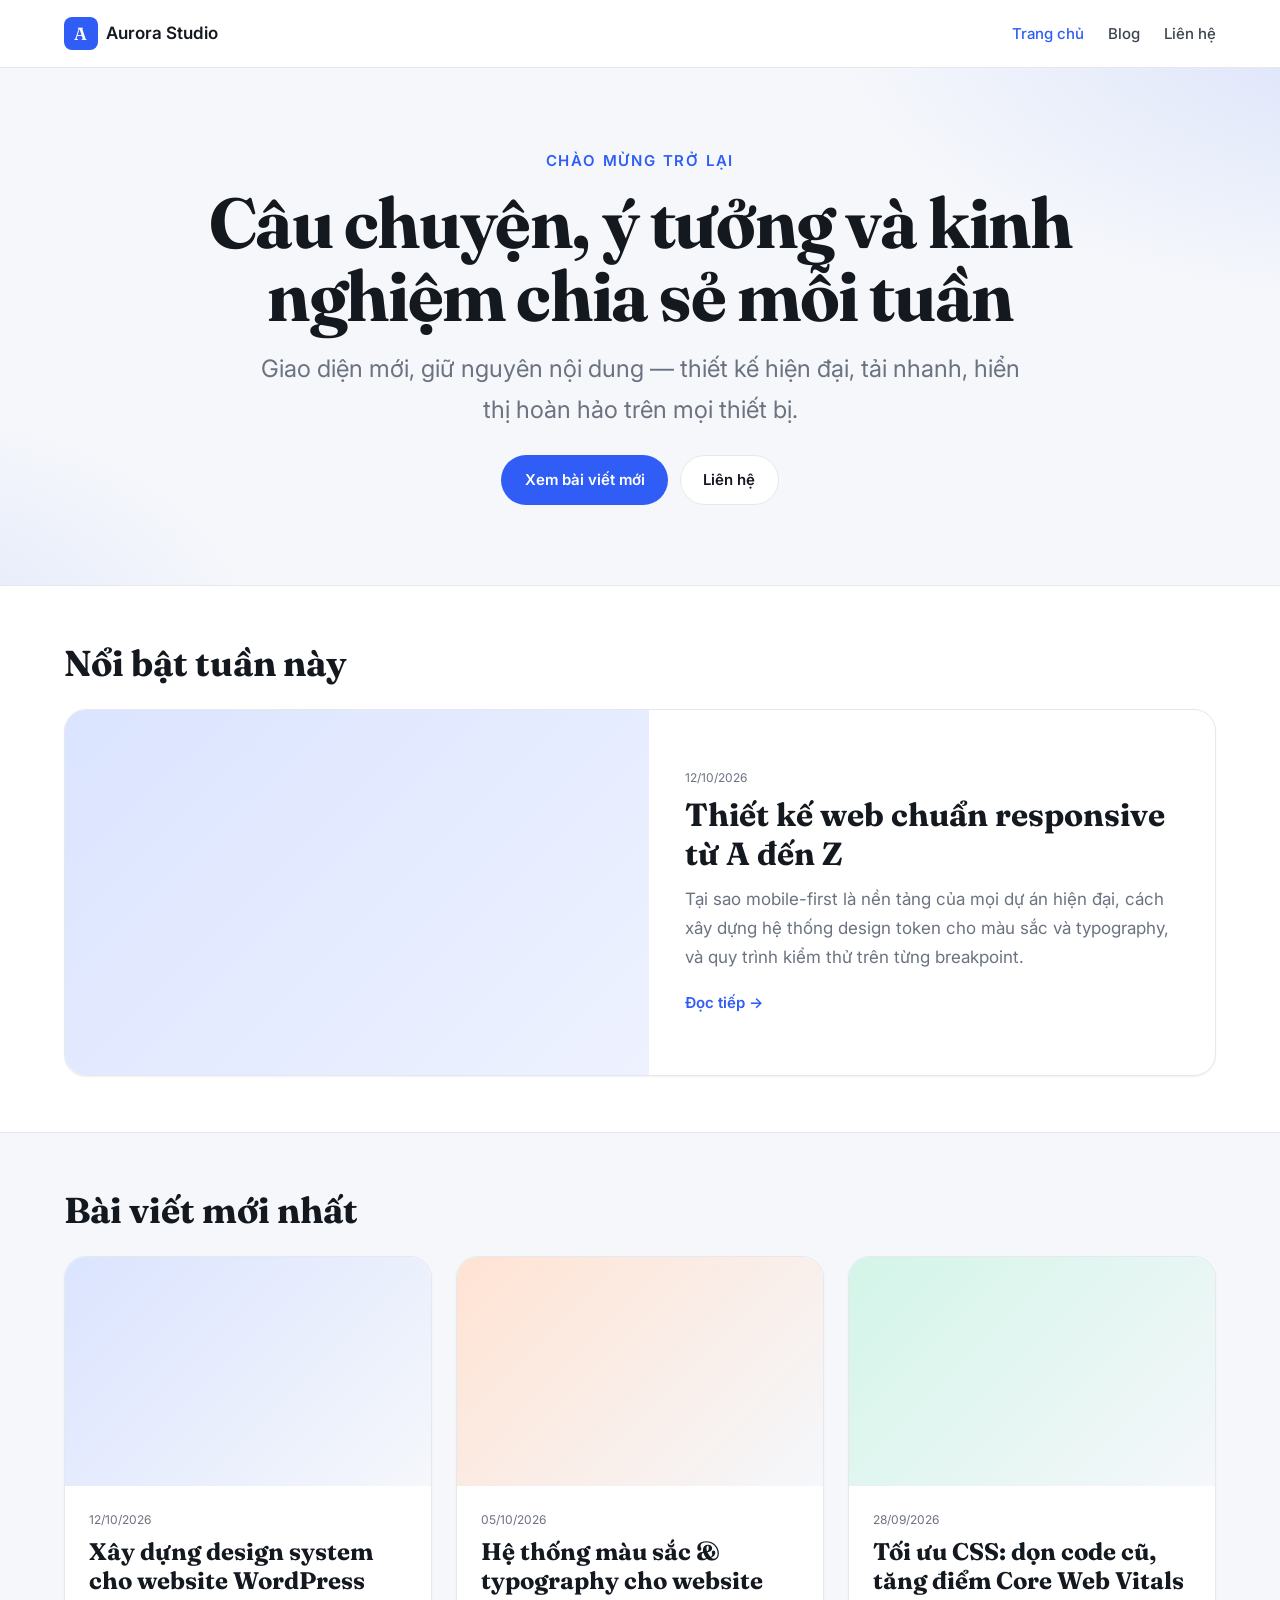
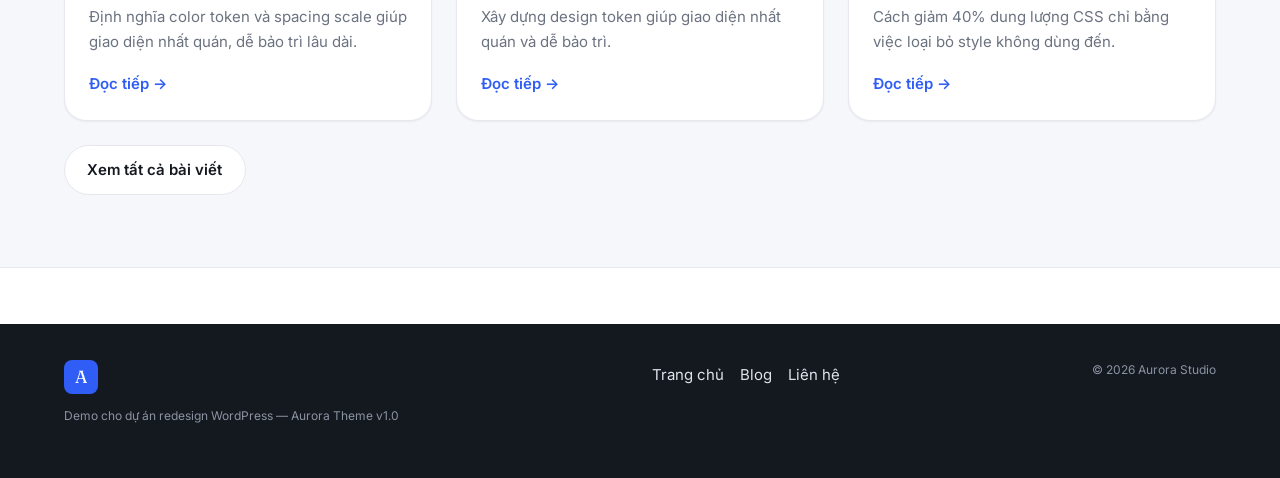
<file: preview/index.html>
<!doctype html>
<html lang="vi">
<head>
<meta charset="utf-8">
<meta name="viewport" content="width=device-width, initial-scale=1">
<title>Aurora Studio — Thiết kế &amp; redesign website WordPress</title>
<link rel="preconnect" href="https://fonts.googleapis.com">
<link href="https://fonts.googleapis.com/css2?family=Fraunces:opsz,wght@9..144,600;9..144,700&family=Inter:wght@400;500;600&display=swap" rel="stylesheet">
<link rel="stylesheet" href="assets/style.css">
</head>
<body>
<header class="site-header">
	<div class="container site-header__inner">
		<a class="site-branding__link" href="index.html"><span class="site-branding__mark">A</span><span>Aurora Studio</span></a>
		<button class="nav-toggle" type="button" id="navToggle" aria-expanded="false" aria-controls="siteNav"><span class="nav-toggle__bar"></span><span class="nav-toggle__bar"></span><span class="nav-toggle__bar"></span></button>
		<nav class="site-nav" id="siteNav" aria-label="Primary">
			<ul class="site-nav__list">
				<li><a href="index.html" aria-current="page">Trang chủ</a></li>
				<li><a href="blog.html">Blog</a></li>
				<li><a href="contact.html">Liên hệ</a></li>
			</ul>
		</nav>
	</div>
</header>

<main>
	<section class="hero">
		<div class="container">
			<p class="hero__eyebrow">Chào mừng trở lại</p>
			<h1 class="hero__title">Câu chuyện, ý tưởng và kinh nghiệm chia sẻ mỗi tuần</h1>
			<p class="hero__lede">Giao diện mới, giữ nguyên nội dung — thiết kế hiện đại, tải nhanh, hiển thị hoàn hảo trên mọi thiết bị.</p>
			<div class="hero__actions">
				<a class="btn btn--primary" href="blog.html">Xem bài viết mới</a>
				<a class="btn btn--ghost" href="contact.html">Liên hệ</a>
			</div>
		</div>
	</section>

	<section class="section">
		<div class="container">
			<h2 class="section__title">Nổi bật tuần này</h2>
			<article class="featured">
				<a class="featured__media" href="post.html" aria-hidden="true" tabindex="-1"><div></div></a>
				<div class="featured__body">
					<p class="card__meta">12/10/2026</p>
					<h3 class="featured__title"><a href="post.html">Thiết kế web chuẩn responsive từ A đến Z</a></h3>
					<p class="featured__excerpt">Tại sao mobile-first là nền tảng của mọi dự án hiện đại, cách xây dựng hệ thống design token cho màu sắc và typography, và quy trình kiểm thử trên từng breakpoint.</p>
					<a class="card__link" href="post.html">Đọc tiếp <span aria-hidden="true">&rarr;</span></a>
				</div>
			</article>
		</div>
	</section>

	<section class="section section--soft">
		<div class="container">
			<h2 class="section__title">Bài viết mới nhất</h2>
			<div class="card-grid">
				<article class="card">
					<a class="card__media" href="post.html" aria-hidden="true" tabindex="-1"></a>
					<div class="card__body">
						<p class="card__meta">12/10/2026</p>
						<h3 class="card__title"><a href="post.html">Xây dựng design system cho website WordPress</a></h3>
						<p class="card__excerpt">Định nghĩa color token và spacing scale giúp giao diện nhất quán, dễ bảo trì lâu dài.</p>
						<a class="card__link" href="post.html">Đọc tiếp <span aria-hidden="true">&rarr;</span></a>
					</div>
				</article>
				<article class="card">
					<a class="card__media" href="post.html" style="background:linear-gradient(135deg,#ffe3d3,#f5f7fb)" aria-hidden="true" tabindex="-1"></a>
					<div class="card__body">
						<p class="card__meta">05/10/2026</p>
						<h3 class="card__title"><a href="post.html">Hệ thống màu sắc &amp; typography cho website</a></h3>
						<p class="card__excerpt">Xây dựng design token giúp giao diện nhất quán và dễ bảo trì.</p>
						<a class="card__link" href="post.html">Đọc tiếp <span aria-hidden="true">&rarr;</span></a>
					</div>
				</article>
				<article class="card">
					<a class="card__media" href="post.html" style="background:linear-gradient(135deg,#d3f5e8,#f5f7fb)" aria-hidden="true" tabindex="-1"></a>
					<div class="card__body">
						<p class="card__meta">28/09/2026</p>
						<h3 class="card__title"><a href="post.html">Tối ưu CSS: dọn code cũ, tăng điểm Core Web Vitals</a></h3>
						<p class="card__excerpt">Cách giảm 40% dung lượng CSS chỉ bằng việc loại bỏ style không dùng đến.</p>
						<a class="card__link" href="post.html">Đọc tiếp <span aria-hidden="true">&rarr;</span></a>
					</div>
				</article>
			</div>
			<p style="margin-top:var(--space-5)"><a class="btn btn--ghost" href="blog.html">Xem tất cả bài viết</a></p>
		</div>
	</section>
</main>

<footer class="site-footer">
	<div class="container site-footer__inner">
		<div>
			<span class="site-branding__mark">A</span>
			<p class="site-footer__copy" style="margin-top:.75rem">Demo cho dự án redesign WordPress — Aurora Theme v1.0</p>
		</div>
		<ul class="site-footer__menu">
			<li><a href="index.html">Trang chủ</a></li>
			<li><a href="blog.html">Blog</a></li>
			<li><a href="contact.html">Liên hệ</a></li>
		</ul>
		<p class="site-footer__copy">&copy; 2026 Aurora Studio</p>
	</div>
</footer>

<script>
(function(){var t=document.getElementById('navToggle'),n=document.getElementById('siteNav');if(t&&n){t.addEventListener('click',function(){var o=n.classList.toggle('is-open');t.setAttribute('aria-expanded',o?'true':'false')});}})();
</script>
</body>
</html>
</file>
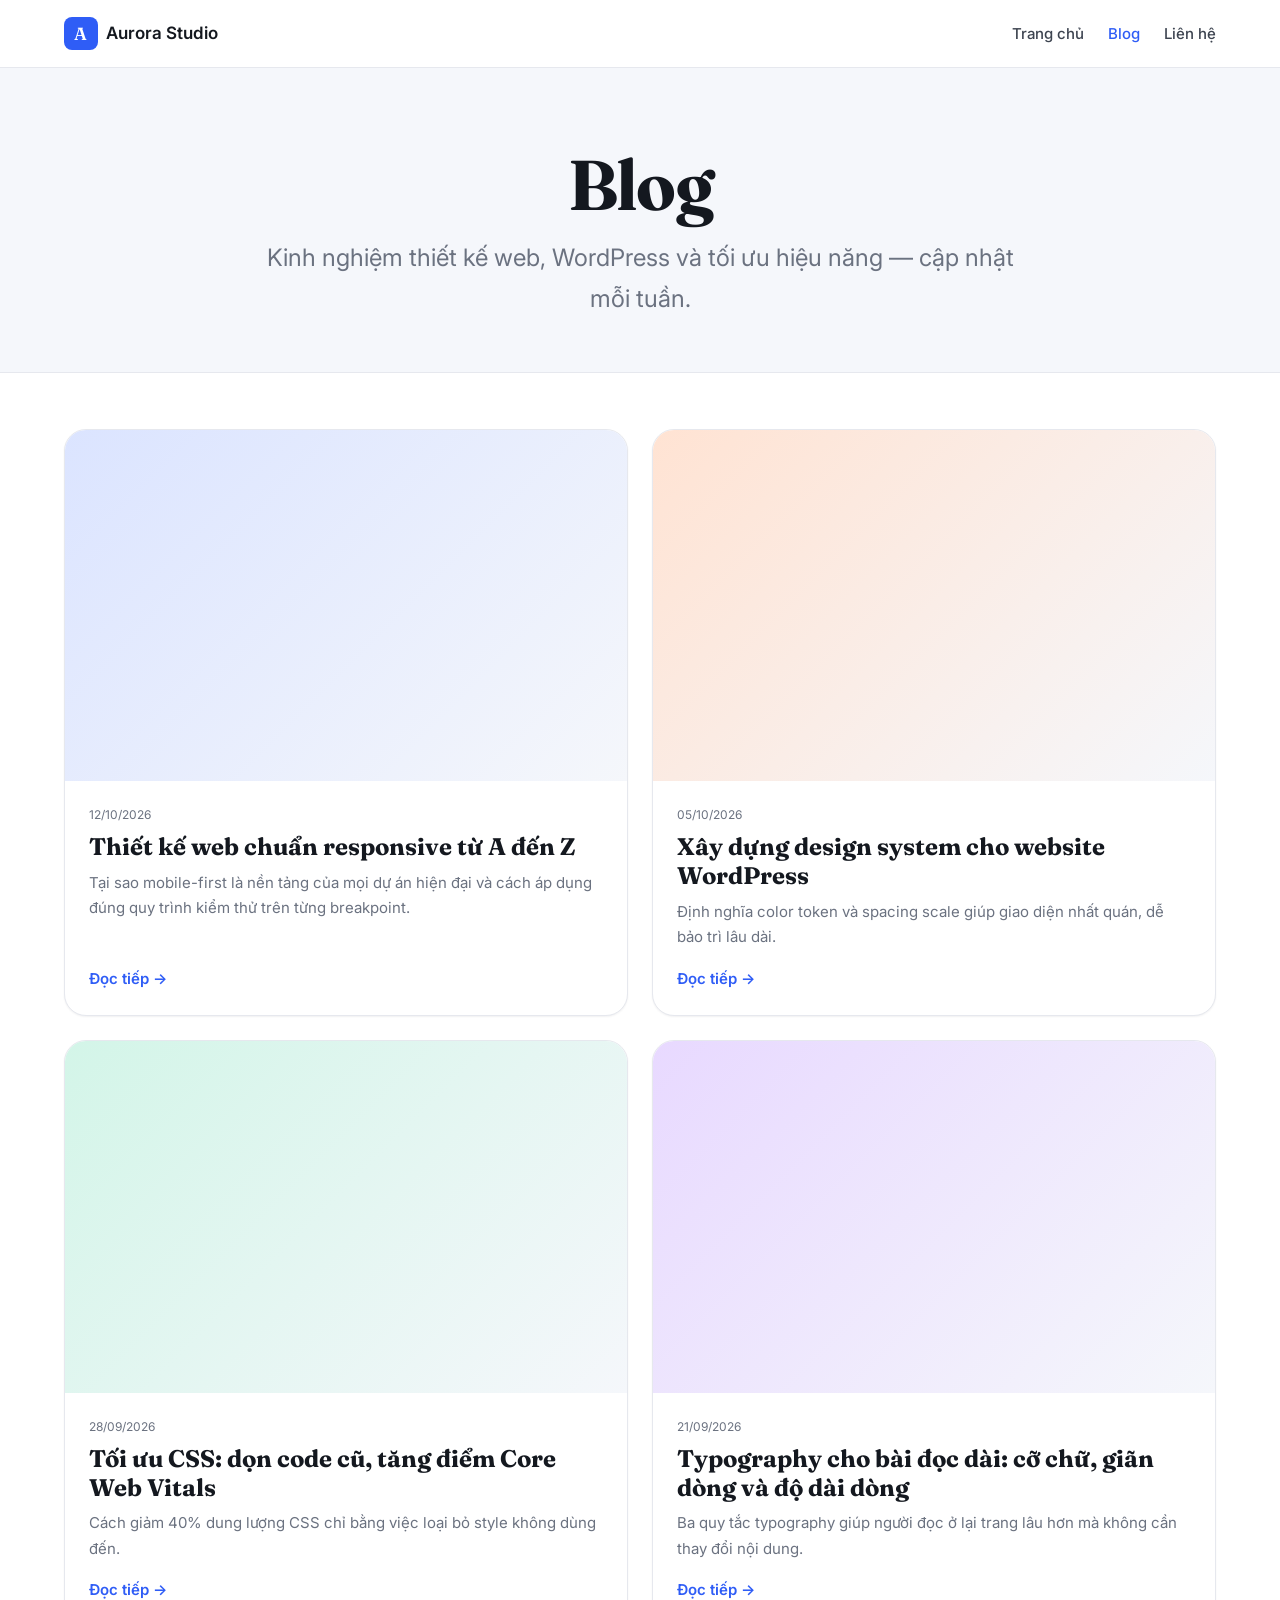
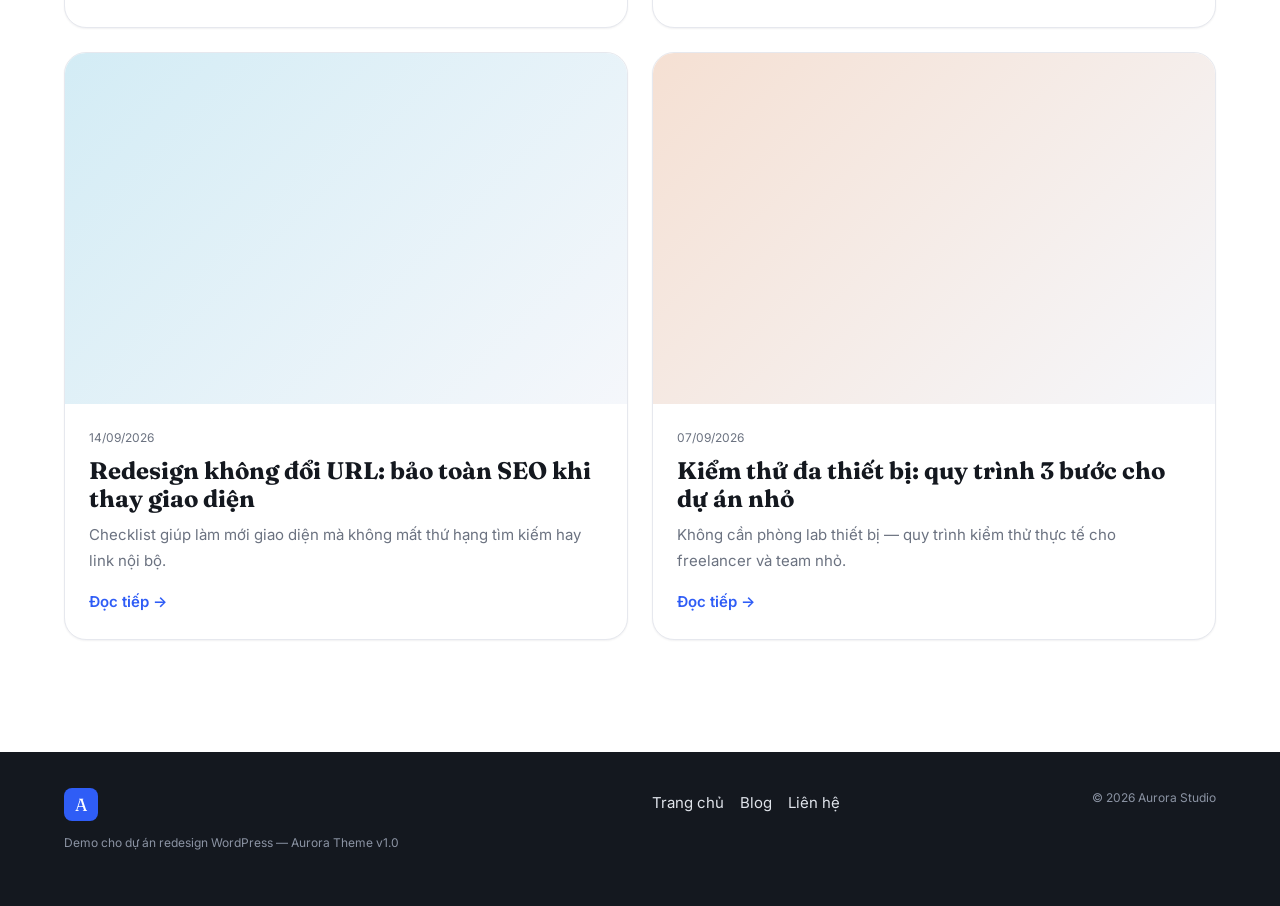
<file: preview/blog.html>
<!doctype html>
<html lang="vi">
<head>
<meta charset="utf-8">
<meta name="viewport" content="width=device-width, initial-scale=1">
<title>Blog — Aurora Studio</title>
<link rel="preconnect" href="https://fonts.googleapis.com">
<link href="https://fonts.googleapis.com/css2?family=Fraunces:opsz,wght@9..144,600;9..144,700&family=Inter:wght@400;500;600&display=swap" rel="stylesheet">
<link rel="stylesheet" href="assets/style.css">
</head>
<body>
<header class="site-header">
	<div class="container site-header__inner">
		<a class="site-branding__link" href="index.html"><span class="site-branding__mark">A</span><span>Aurora Studio</span></a>
		<button class="nav-toggle" type="button" id="navToggle" aria-expanded="false" aria-controls="siteNav"><span class="nav-toggle__bar"></span><span class="nav-toggle__bar"></span><span class="nav-toggle__bar"></span></button>
		<nav class="site-nav" id="siteNav" aria-label="Primary">
			<ul class="site-nav__list">
				<li><a href="index.html">Trang chủ</a></li>
				<li><a href="blog.html" aria-current="page">Blog</a></li>
				<li><a href="contact.html">Liên hệ</a></li>
			</ul>
		</nav>
	</div>
</header>

<main>
	<div class="page-header">
		<div class="container">
			<h1 class="page-header__title">Blog</h1>
			<p class="page-header__lede">Kinh nghiệm thiết kế web, WordPress và tối ưu hiệu năng — cập nhật mỗi tuần.</p>
		</div>
	</div>

	<section class="section">
		<div class="container">
			<div class="card-grid card-grid--two">
				<article class="card">
					<a class="card__media" href="post.html" aria-hidden="true" tabindex="-1"></a>
					<div class="card__body">
						<p class="card__meta">12/10/2026</p>
						<h2 class="card__title"><a href="post.html">Thiết kế web chuẩn responsive từ A đến Z</a></h2>
						<p class="card__excerpt">Tại sao mobile-first là nền tảng của mọi dự án hiện đại và cách áp dụng đúng quy trình kiểm thử trên từng breakpoint.</p>
						<a class="card__link" href="post.html">Đọc tiếp <span aria-hidden="true">&rarr;</span></a>
					</div>
				</article>
				<article class="card">
					<a class="card__media" href="post.html" style="background:linear-gradient(135deg,#ffe3d3,#f5f7fb)" aria-hidden="true" tabindex="-1"></a>
					<div class="card__body">
						<p class="card__meta">05/10/2026</p>
						<h2 class="card__title"><a href="post.html">Xây dựng design system cho website WordPress</a></h2>
						<p class="card__excerpt">Định nghĩa color token và spacing scale giúp giao diện nhất quán, dễ bảo trì lâu dài.</p>
						<a class="card__link" href="post.html">Đọc tiếp <span aria-hidden="true">&rarr;</span></a>
					</div>
				</article>
				<article class="card">
					<a class="card__media" href="post.html" style="background:linear-gradient(135deg,#d3f5e8,#f5f7fb)" aria-hidden="true" tabindex="-1"></a>
					<div class="card__body">
						<p class="card__meta">28/09/2026</p>
						<h2 class="card__title"><a href="post.html">Tối ưu CSS: dọn code cũ, tăng điểm Core Web Vitals</a></h2>
						<p class="card__excerpt">Cách giảm 40% dung lượng CSS chỉ bằng việc loại bỏ style không dùng đến.</p>
						<a class="card__link" href="post.html">Đọc tiếp <span aria-hidden="true">&rarr;</span></a>
					</div>
				</article>
				<article class="card">
					<a class="card__media" href="post.html" style="background:linear-gradient(135deg,#e8d9ff,#f5f7fb)" aria-hidden="true" tabindex="-1"></a>
					<div class="card__body">
						<p class="card__meta">21/09/2026</p>
						<h2 class="card__title"><a href="post.html">Typography cho bài đọc dài: cỡ chữ, giãn dòng và độ dài dòng</a></h2>
						<p class="card__excerpt">Ba quy tắc typography giúp người đọc ở lại trang lâu hơn mà không cần thay đổi nội dung.</p>
						<a class="card__link" href="post.html">Đọc tiếp <span aria-hidden="true">&rarr;</span></a>
					</div>
				</article>
				<article class="card">
					<a class="card__media" href="post.html" style="background:linear-gradient(135deg,#d3ecf5,#f5f7fb)" aria-hidden="true" tabindex="-1"></a>
					<div class="card__body">
						<p class="card__meta">14/09/2026</p>
						<h2 class="card__title"><a href="post.html">Redesign không đổi URL: bảo toàn SEO khi thay giao diện</a></h2>
						<p class="card__excerpt">Checklist giúp làm mới giao diện mà không mất thứ hạng tìm kiếm hay link nội bộ.</p>
						<a class="card__link" href="post.html">Đọc tiếp <span aria-hidden="true">&rarr;</span></a>
					</div>
				</article>
				<article class="card">
					<a class="card__media" href="post.html" style="background:linear-gradient(135deg,#f5e0d3,#f5f7fb)" aria-hidden="true" tabindex="-1"></a>
					<div class="card__body">
						<p class="card__meta">07/09/2026</p>
						<h2 class="card__title"><a href="post.html">Kiểm thử đa thiết bị: quy trình 3 bước cho dự án nhỏ</a></h2>
						<p class="card__excerpt">Không cần phòng lab thiết bị — quy trình kiểm thử thực tế cho freelancer và team nhỏ.</p>
						<a class="card__link" href="post.html">Đọc tiếp <span aria-hidden="true">&rarr;</span></a>
					</div>
				</article>
			</div>
		</div>
	</section>
</main>

<footer class="site-footer">
	<div class="container site-footer__inner">
		<div>
			<span class="site-branding__mark">A</span>
			<p class="site-footer__copy" style="margin-top:.75rem">Demo cho dự án redesign WordPress — Aurora Theme v1.0</p>
		</div>
		<ul class="site-footer__menu">
			<li><a href="index.html">Trang chủ</a></li>
			<li><a href="blog.html">Blog</a></li>
			<li><a href="contact.html">Liên hệ</a></li>
		</ul>
		<p class="site-footer__copy">&copy; 2026 Aurora Studio</p>
	</div>
</footer>

<script>
(function(){var t=document.getElementById('navToggle'),n=document.getElementById('siteNav');if(t&&n){t.addEventListener('click',function(){var o=n.classList.toggle('is-open');t.setAttribute('aria-expanded',o?'true':'false')});}})();
</script>
</body>
</html>
</file>
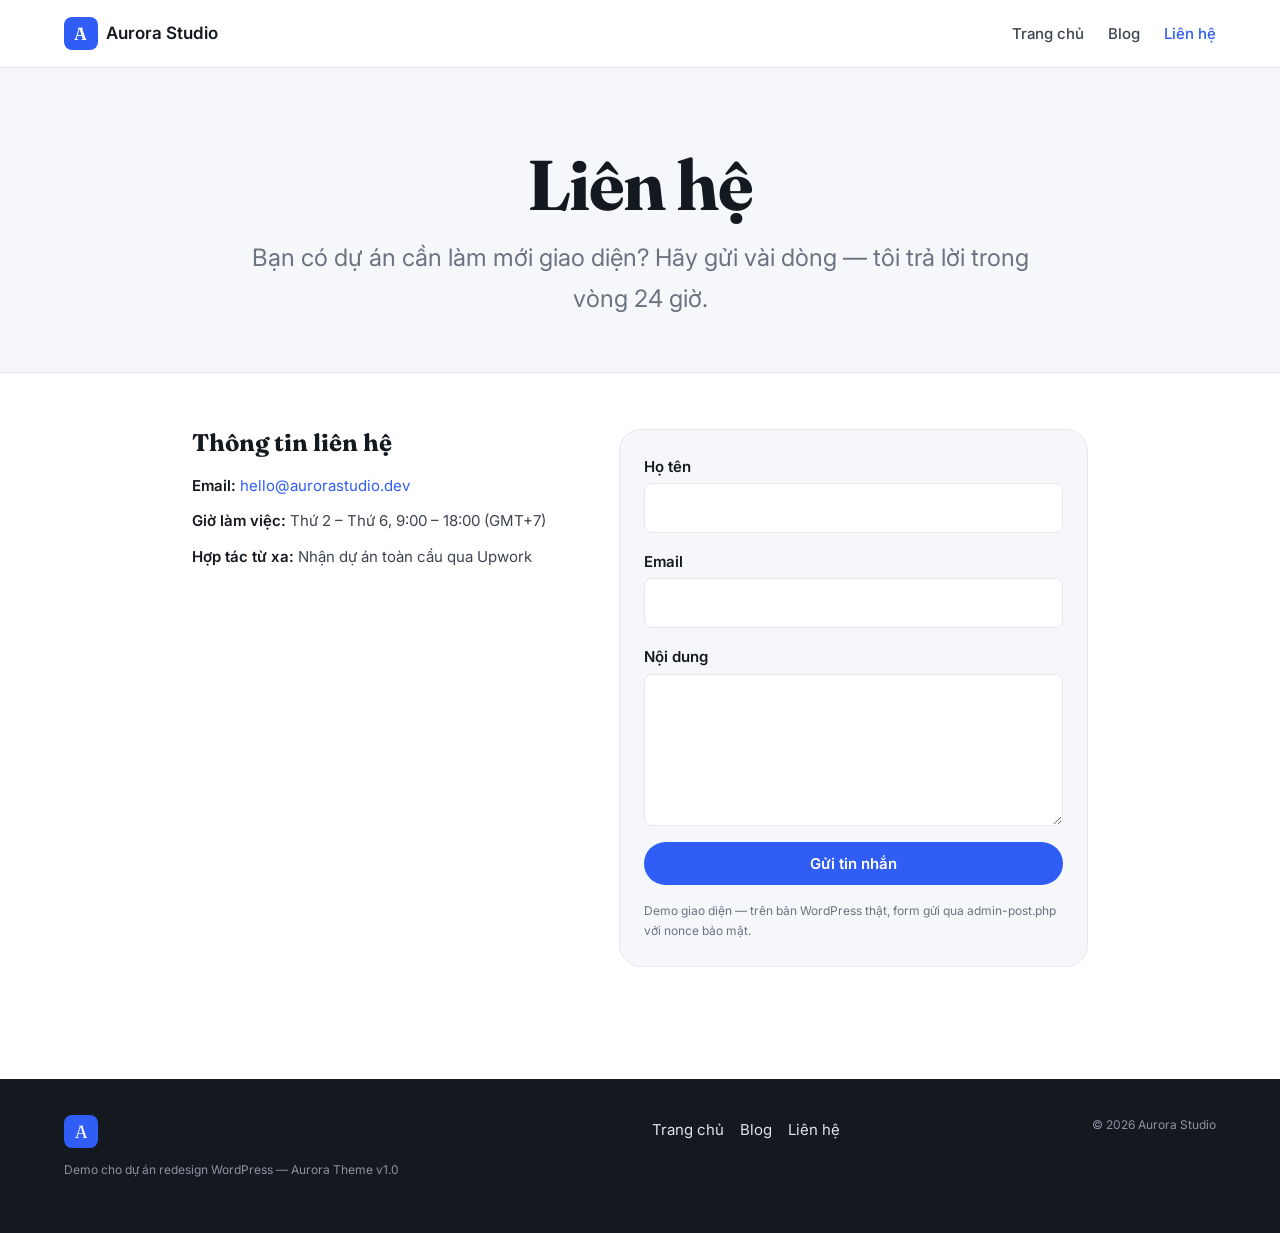
<file: preview/contact.html>
<!doctype html>
<html lang="vi">
<head>
<meta charset="utf-8">
<meta name="viewport" content="width=device-width, initial-scale=1">
<title>Liên hệ — Aurora Studio</title>
<link rel="preconnect" href="https://fonts.googleapis.com">
<link href="https://fonts.googleapis.com/css2?family=Fraunces:opsz,wght@9..144,600;9..144,700&family=Inter:wght@400;500;600&display=swap" rel="stylesheet">
<link rel="stylesheet" href="assets/style.css">
</head>
<body>
<header class="site-header">
	<div class="container site-header__inner">
		<a class="site-branding__link" href="index.html"><span class="site-branding__mark">A</span><span>Aurora Studio</span></a>
		<button class="nav-toggle" type="button" id="navToggle" aria-expanded="false" aria-controls="siteNav"><span class="nav-toggle__bar"></span><span class="nav-toggle__bar"></span><span class="nav-toggle__bar"></span></button>
		<nav class="site-nav" id="siteNav" aria-label="Primary">
			<ul class="site-nav__list">
				<li><a href="index.html">Trang chủ</a></li>
				<li><a href="blog.html">Blog</a></li>
				<li><a href="contact.html" aria-current="page">Liên hệ</a></li>
			</ul>
		</nav>
	</div>
</header>

<main>
	<div class="page-header">
		<div class="container">
			<h1 class="page-header__title">Liên hệ</h1>
			<p class="page-header__lede">Bạn có dự án cần làm mới giao diện? Hãy gửi vài dòng — tôi trả lời trong vòng 24 giờ.</p>
		</div>
	</div>

	<section class="section">
		<div class="container contact">
			<div class="contact__info">
				<h2>Thông tin liên hệ</h2>
				<ul class="contact__list">
					<li><strong>Email:</strong> <a href="mailto:hello@aurorastudio.dev">hello@aurorastudio.dev</a></li>
					<li><strong>Giờ làm việc:</strong> Thứ 2 – Thứ 6, 9:00 – 18:00 (GMT+7)</li>
					<li><strong>Hợp tác từ xa:</strong> Nhận dự án toàn cầu qua Upwork</li>
				</ul>
			</div>

			<form class="contact__form" onsubmit="return false">
				<div class="field">
					<label for="name">Họ tên</label>
					<input id="name" type="text" name="name" required>
				</div>
				<div class="field">
					<label for="email">Email</label>
					<input id="email" type="email" name="email" required>
				</div>
				<div class="field">
					<label for="message">Nội dung</label>
					<textarea id="message" name="message" rows="5" required></textarea>
				</div>
				<button class="btn btn--primary" type="submit">Gửi tin nhắn</button>
				<p class="form-note">Demo giao diện — trên bản WordPress thật, form gửi qua admin-post.php với nonce bảo mật.</p>
			</form>
		</div>
	</section>
</main>

<footer class="site-footer">
	<div class="container site-footer__inner">
		<div>
			<span class="site-branding__mark">A</span>
			<p class="site-footer__copy" style="margin-top:.75rem">Demo cho dự án redesign WordPress — Aurora Theme v1.0</p>
		</div>
		<ul class="site-footer__menu">
			<li><a href="index.html">Trang chủ</a></li>
			<li><a href="blog.html">Blog</a></li>
			<li><a href="contact.html">Liên hệ</a></li>
		</ul>
		<p class="site-footer__copy">&copy; 2026 Aurora Studio</p>
	</div>
</footer>

<script>
(function(){var t=document.getElementById('navToggle'),n=document.getElementById('siteNav');if(t&&n){t.addEventListener('click',function(){var o=n.classList.toggle('is-open');t.setAttribute('aria-expanded',o?'true':'false')});}})();
</script>
</body>
</html>
</file>
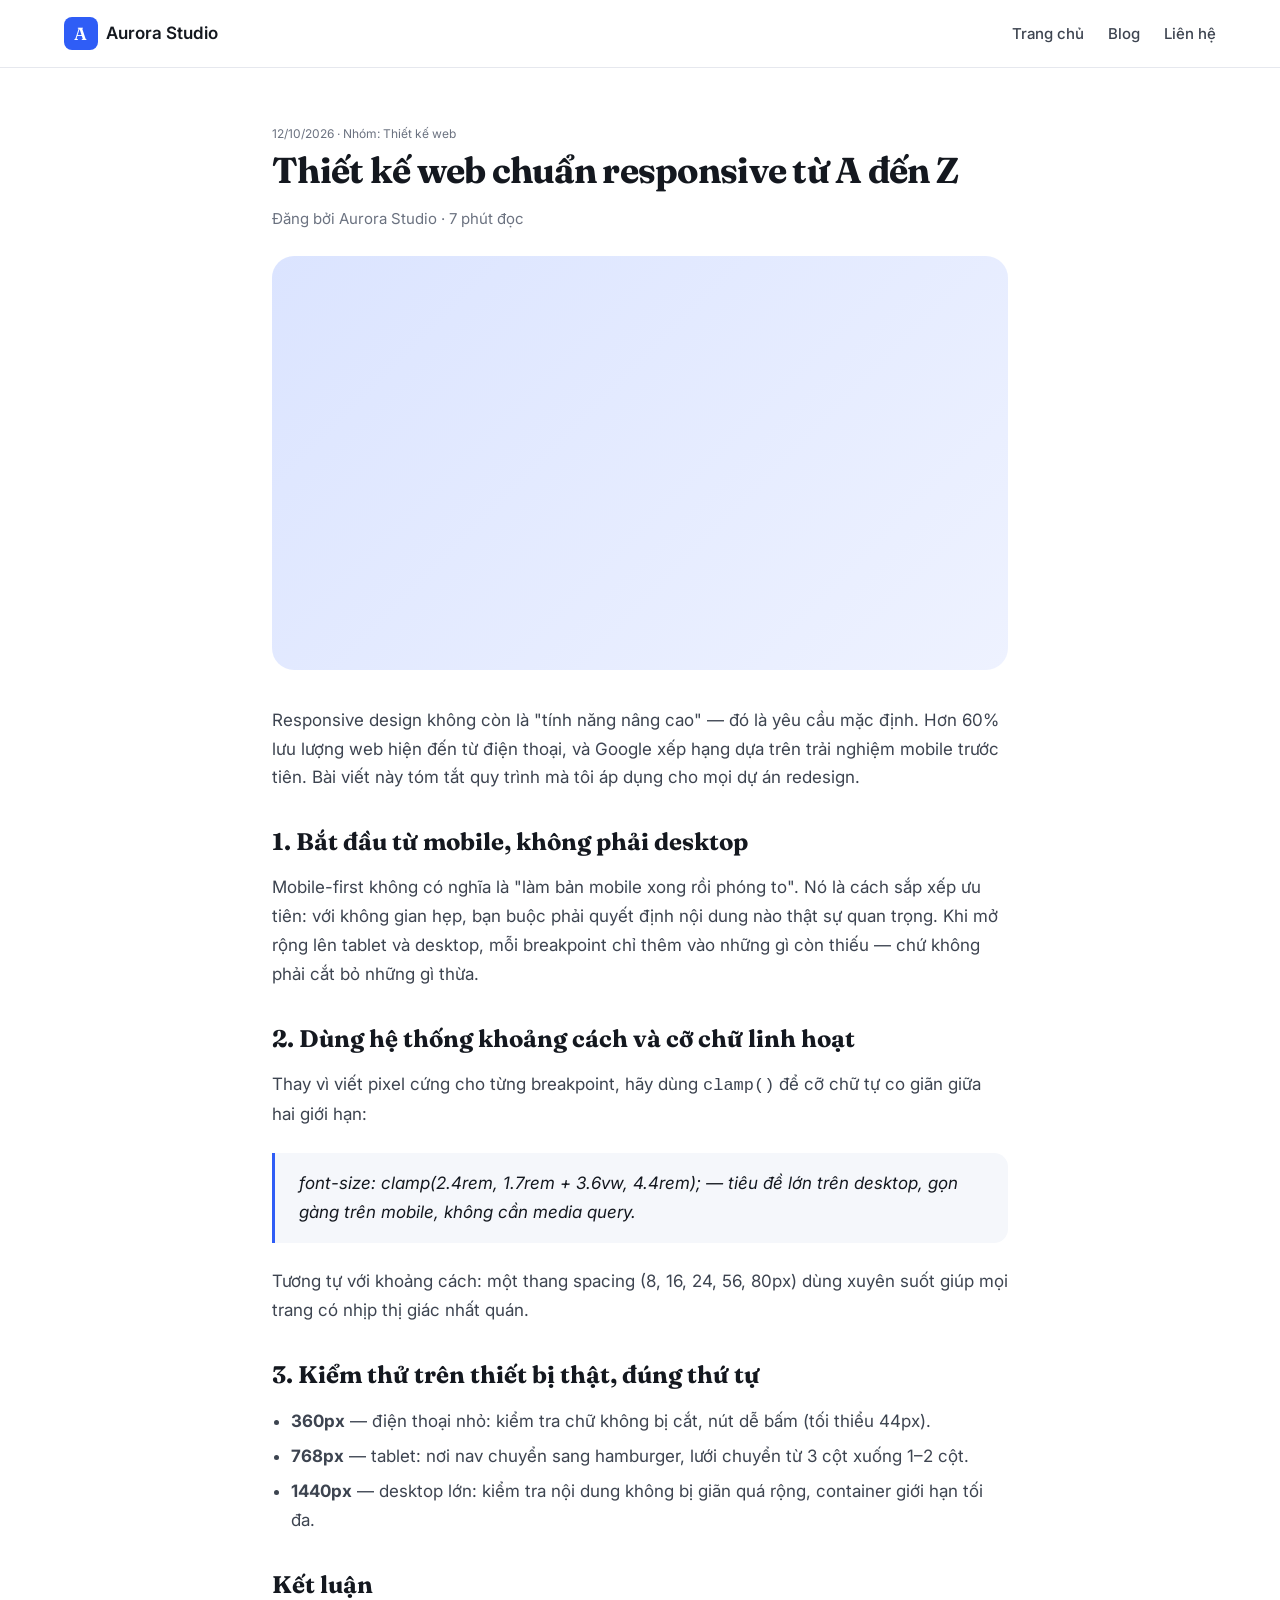
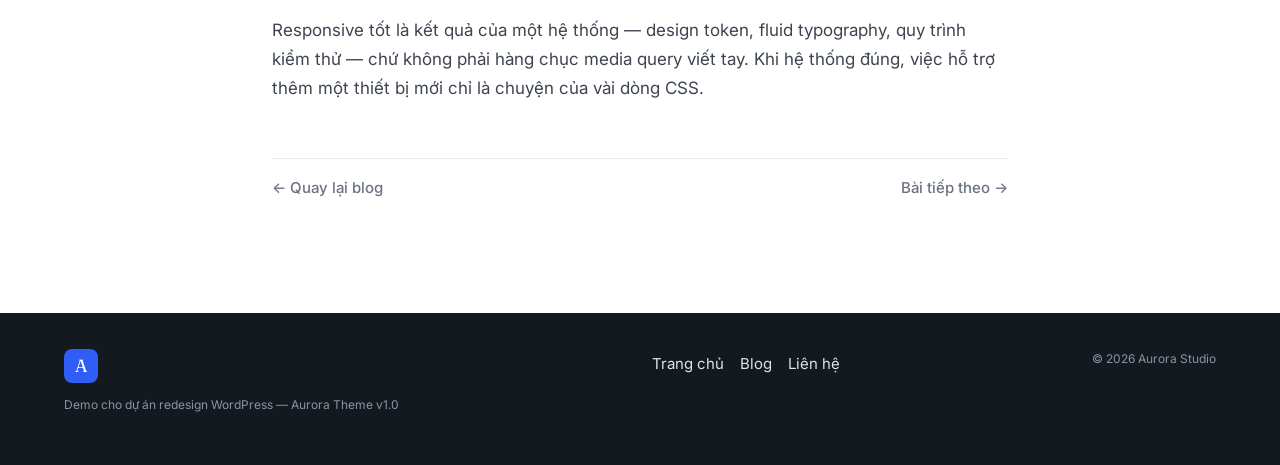
<file: preview/post.html>
<!doctype html>
<html lang="vi">
<head>
<meta charset="utf-8">
<meta name="viewport" content="width=device-width, initial-scale=1">
<title>Thiết kế web chuẩn responsive từ A đến Z — Aurora Studio</title>
<link rel="preconnect" href="https://fonts.googleapis.com">
<link href="https://fonts.googleapis.com/css2?family=Fraunces:opsz,wght@9..144,600;9..144,700&family=Inter:wght@400;500;600&display=swap" rel="stylesheet">
<link rel="stylesheet" href="assets/style.css">
</head>
<body>
<header class="site-header">
	<div class="container site-header__inner">
		<a class="site-branding__link" href="index.html"><span class="site-branding__mark">A</span><span>Aurora Studio</span></a>
		<button class="nav-toggle" type="button" id="navToggle" aria-expanded="false" aria-controls="siteNav"><span class="nav-toggle__bar"></span><span class="nav-toggle__bar"></span><span class="nav-toggle__bar"></span></button>
		<nav class="site-nav" id="siteNav" aria-label="Primary">
			<ul class="site-nav__list">
				<li><a href="index.html">Trang chủ</a></li>
				<li><a href="blog.html">Blog</a></li>
				<li><a href="contact.html">Liên hệ</a></li>
			</ul>
		</nav>
	</div>
</header>

<main class="section">
	<div class="container">
		<article class="single">
			<p class="card__meta">12/10/2026 &middot; Nhóm: Thiết kế web</p>
			<h1 class="page-header__title" style="font-size:var(--text-xl)">Thiết kế web chuẩn responsive từ A đến Z</h1>
			<p class="single__meta">Đăng bởi Aurora Studio &middot; 7 phút đọc</p>

			<div class="single__thumbnail" role="img" aria-label="Ảnh minh họa bài viết"></div>

			<div class="single__content">
				<p>Responsive design không còn là "tính năng nâng cao" — đó là yêu cầu mặc định. Hơn 60% lưu lượng web hiện đến từ điện thoại, và Google xếp hạng dựa trên trải nghiệm mobile trước tiên. Bài viết này tóm tắt quy trình mà tôi áp dụng cho mọi dự án redesign.</p>

				<h2>1. Bắt đầu từ mobile, không phải desktop</h2>
				<p>Mobile-first không có nghĩa là "làm bản mobile xong rồi phóng to". Nó là cách sắp xếp ưu tiên: với không gian hẹp, bạn buộc phải quyết định nội dung nào thật sự quan trọng. Khi mở rộng lên tablet và desktop, mỗi breakpoint chỉ thêm vào những gì còn thiếu — chứ không phải cắt bỏ những gì thừa.</p>

				<h2>2. Dùng hệ thống khoảng cách và cỡ chữ linh hoạt</h2>
				<p>Thay vì viết pixel cứng cho từng breakpoint, hãy dùng <code>clamp()</code> để cỡ chữ tự co giãn giữa hai giới hạn:</p>
				<blockquote>font-size: clamp(2.4rem, 1.7rem + 3.6vw, 4.4rem); — tiêu đề lớn trên desktop, gọn gàng trên mobile, không cần media query.</blockquote>
				<p>Tương tự với khoảng cách: một thang spacing (8, 16, 24, 56, 80px) dùng xuyên suốt giúp mọi trang có nhịp thị giác nhất quán.</p>

				<h2>3. Kiểm thử trên thiết bị thật, đúng thứ tự</h2>
				<ul>
					<li><strong>360px</strong> — điện thoại nhỏ: kiểm tra chữ không bị cắt, nút dễ bấm (tối thiểu 44px).</li>
					<li><strong>768px</strong> — tablet: nơi nav chuyển sang hamburger, lưới chuyển từ 3 cột xuống 1–2 cột.</li>
					<li><strong>1440px</strong> — desktop lớn: kiểm tra nội dung không bị giãn quá rộng, container giới hạn tối đa.</li>
				</ul>

				<h2>Kết luận</h2>
				<p>Responsive tốt là kết quả của một hệ thống — design token, fluid typography, quy trình kiểm thử — chứ không phải hàng chục media query viết tay. Khi hệ thống đúng, việc hỗ trợ thêm một thiết bị mới chỉ là chuyện của vài dòng CSS.</p>
			</div>
		</article>

		<nav class="post-nav" aria-label="Bài viết">
			<a href="blog.html">&larr; Quay lại blog</a>
			<a href="post.html">Bài tiếp theo &rarr;</a>
		</nav>
	</div>
</main>

<footer class="site-footer">
	<div class="container site-footer__inner">
		<div>
			<span class="site-branding__mark">A</span>
			<p class="site-footer__copy" style="margin-top:.75rem">Demo cho dự án redesign WordPress — Aurora Theme v1.0</p>
		</div>
		<ul class="site-footer__menu">
			<li><a href="index.html">Trang chủ</a></li>
			<li><a href="blog.html">Blog</a></li>
			<li><a href="contact.html">Liên hệ</a></li>
		</ul>
		<p class="site-footer__copy">&copy; 2026 Aurora Studio</p>
	</div>
</footer>

<script>
(function(){var t=document.getElementById('navToggle'),n=document.getElementById('siteNav');if(t&&n){t.addEventListener('click',function(){var o=n.classList.toggle('is-open');t.setAttribute('aria-expanded',o?'true':'false')});}})();
</script>
</body>
</html>
</file>
<file: preview/assets/style.css>
/* Aurora preview — shared stylesheet */

:root{
	--color-accent:#2f5df6;--color-accent-strong:#1e46d4;--color-ink:#14181f;--color-body:#3d4450;
	--color-muted:#6b7280;--color-line:#e6e8ee;--color-surface:#fff;--color-surface-soft:#f5f7fb;
	--font-display:"Fraunces",Georgia,serif;--font-body:"Inter",system-ui,sans-serif;
	--text-sm:clamp(.875rem,.84rem + .2vw,.9375rem);--text-md:clamp(1rem,.95rem + .25vw,1.0625rem);
	--text-lg:clamp(1.25rem,1.1rem + .75vw,1.5rem);--text-xl:clamp(1.6rem,1.3rem + 1.5vw,2.25rem);
	--text-2xl:clamp(2.4rem,1.7rem + 3.6vw,4.4rem);
	--space-4:1rem;--space-5:1.5rem;--space-6:2.25rem;--space-7:3.5rem;--space-8:5rem;
	--radius-sm:8px;--radius-md:14px;--radius-lg:22px;
	--shadow-sm:0 1px 2px rgb(20 24 31/.06);--shadow-md:0 10px 30px -12px rgb(20 24 31/.18);
	--container:72rem;--header-h:4.25rem;
}
*,*::before,*::after{box-sizing:border-box}
body{margin:0;font-family:var(--font-body);font-size:var(--text-md);line-height:1.7;color:var(--color-body);background:var(--color-surface);-webkit-font-smoothing:antialiased}
h1,h2,h3{font-family:var(--font-display);color:var(--color-ink);line-height:1.2;margin:0 0 var(--space-4);font-weight:700}
p{margin:0 0 var(--space-4)}
a{color:var(--color-accent);text-decoration:none}
img{max-width:100%;display:block}
:focus-visible{outline:2px solid var(--color-accent);outline-offset:3px;border-radius:4px}
.container{width:min(100% - 2*var(--space-5),var(--container));margin-inline:auto}
.section{padding-block:var(--space-7)}
.section--soft{background:var(--color-surface-soft);border-block:1px solid var(--color-line)}
.narrow{max-width:50rem}

/* Header & nav */
.site-header{position:sticky;top:0;z-index:50;min-height:var(--header-h);display:flex;align-items:center;background:rgb(255 255 255/.85);backdrop-filter:blur(10px);border-bottom:1px solid var(--color-line)}
.site-header__inner{display:flex;align-items:center;justify-content:space-between;gap:var(--space-4)}
.site-branding__link{display:inline-flex;align-items:center;gap:.5rem;color:var(--color-ink);font-weight:600}
.site-branding__mark{display:grid;place-items:center;width:2.1rem;height:2.1rem;border-radius:var(--radius-sm);background:var(--color-accent);color:#fff;font-family:var(--font-display);font-size:1.1rem}
.site-nav__list{display:flex;gap:var(--space-5);margin:0;padding:0;list-style:none}
.site-nav__list a{color:var(--color-body);font-size:var(--text-sm);font-weight:500}
.site-nav__list a:hover,.site-nav__list a[aria-current="page"]{color:var(--color-accent)}
.nav-toggle{display:none;flex-direction:column;gap:5px;background:none;border:0;padding:.5rem;cursor:pointer}
.nav-toggle__bar{width:22px;height:2px;background:var(--color-ink);border-radius:2px}

/* Buttons */
.btn{display:inline-flex;align-items:center;justify-content:center;gap:.5rem;padding:.7rem 1.4rem;border-radius:999px;border:1px solid transparent;font-weight:600;font-size:var(--text-sm);cursor:pointer;transition:.15s;font-family:inherit}
.btn--primary{background:var(--color-accent);color:#fff}
.btn--primary:hover{background:var(--color-accent-strong)}
.btn--ghost{border-color:var(--color-line);color:var(--color-ink);background:var(--color-surface)}
.btn--ghost:hover{border-color:var(--color-accent);color:var(--color-accent)}

/* Hero */
.hero{background:radial-gradient(60rem 30rem at 110% -10%,rgb(47 93 246/.14),transparent 60%),radial-gradient(40rem 24rem at -10% 110%,rgb(47 93 246/.1),transparent 60%),var(--color-surface-soft);border-bottom:1px solid var(--color-line);padding-block:var(--space-8);text-align:center}
.hero__eyebrow{color:var(--color-accent);font-weight:600;font-size:var(--text-sm);text-transform:uppercase;letter-spacing:.12em;margin-bottom:.75rem}
.hero__title{font-size:var(--text-2xl);line-height:1.05;letter-spacing:-.02em;max-width:22ch;margin-inline:auto}
.hero__lede{font-size:var(--text-lg);color:var(--color-muted);max-width:52ch;margin-inline:auto}
.hero__actions{display:flex;justify-content:center;gap:.75rem;margin-top:var(--space-5);flex-wrap:wrap}

/* Page header (blog, contact) */
.page-header{padding-block:var(--space-8) var(--space-6);text-align:center;border-bottom:1px solid var(--color-line);background:var(--color-surface-soft)}
.page-header__title{font-size:var(--text-2xl);line-height:1.05;letter-spacing:-.02em}
.page-header__lede{font-size:var(--text-lg);color:var(--color-muted);max-width:52ch;margin-inline:auto}

/* Section titles */
.section__title{font-size:var(--text-xl);margin-bottom:var(--space-5)}

/* Card grid */
.card-grid{display:grid;grid-template-columns:repeat(3,1fr);gap:var(--space-5)}
.card-grid--two{grid-template-columns:repeat(2,1fr)}
.card{display:flex;flex-direction:column;background:var(--color-surface);border:1px solid var(--color-line);border-radius:var(--radius-lg);overflow:hidden;box-shadow:var(--shadow-sm);transition:.2s}
.card:hover{transform:translateY(-3px);box-shadow:var(--shadow-md)}
.card:hover .card__media{transform:scale(1.04)}
.card__media{aspect-ratio:8/5;display:block;background:linear-gradient(135deg,#dbe4ff,#f5f7fb);transition:transform .4s ease}
.card__link span{display:inline-block;transition:transform .2s ease}
.card:hover .card__link span{transform:translateX(3px)}
.card__body{display:flex;flex-direction:column;flex-grow:1;padding:var(--space-5)}
.card__meta{color:var(--color-muted);font-size:.75rem;margin-bottom:.5rem}
.card__title{font-size:var(--text-lg);margin-bottom:.5rem}
.card__title a{color:var(--color-ink)}
.card__title a:hover{color:var(--color-accent)}
.card__excerpt{color:var(--color-muted);font-size:var(--text-sm)}
.card__link{margin-top:auto;font-weight:600;font-size:var(--text-sm)}

/* Featured */
.featured{display:grid;grid-template-columns:1.1fr 1fr;gap:var(--space-6);align-items:center;background:var(--color-surface);border:1px solid var(--color-line);border-radius:var(--radius-lg);overflow:hidden;box-shadow:var(--shadow-sm);transition:.2s}
.featured:hover{transform:translateY(-3px);box-shadow:var(--shadow-md)}
.featured__media{display:block;overflow:hidden}
.featured__media>div{aspect-ratio:16/10;background:linear-gradient(135deg,#dbe4ff,#eef2ff);transition:transform .4s ease}
.featured:hover .featured__media>div{transform:scale(1.04)}
.featured__body{padding:var(--space-5) var(--space-5) var(--space-5) 0}
.featured__title{font-size:clamp(1.5rem,1.3rem + 1vw,2rem);margin-bottom:.75rem}
.featured__title a{color:var(--color-ink)}
.featured__title a:hover{color:var(--color-accent)}
.featured__excerpt{color:var(--color-muted)}

/* Single post */
.single{max-width:46rem;margin-inline:auto}
.single__meta{color:var(--color-muted);font-size:var(--text-sm);margin-bottom:var(--space-5)}
.single__thumbnail{aspect-ratio:16/9;border-radius:var(--radius-lg);background:linear-gradient(135deg,#dbe4ff,#eef2ff);margin:0 0 var(--space-6)}
.single__content h2{font-size:var(--text-lg);margin-top:var(--space-6)}
.single__content blockquote{margin:var(--space-5) 0;padding:var(--space-4) var(--space-5);border-left:3px solid var(--color-accent);background:var(--color-surface-soft);border-radius:0 var(--radius-md) var(--radius-md) 0;font-style:italic;color:var(--color-ink)}
.single__content ul{padding-left:1.2rem}
.single__content li{margin-bottom:.4rem}
.post-nav{display:flex;justify-content:space-between;gap:var(--space-4);max-width:46rem;margin:var(--space-7) auto 0;padding-top:var(--space-4);border-top:1px solid var(--color-line);font-size:var(--text-sm)}
.post-nav a{color:var(--color-muted);font-weight:500}
.post-nav a:hover{color:var(--color-accent)}

/* Contact */
.contact{display:grid;grid-template-columns:1fr 1.2fr;gap:var(--space-6);align-items:start;max-width:56rem;margin-inline:auto}
.contact__info h2{font-size:var(--text-lg)}
.contact__list{list-style:none;margin:0;padding:0}
.contact__list li{margin-bottom:.6rem;font-size:var(--text-sm)}
.contact__list strong{color:var(--color-ink);font-weight:600}
.contact__form{display:grid;gap:var(--space-4);padding:var(--space-5);background:var(--color-surface-soft);border:1px solid var(--color-line);border-radius:var(--radius-lg)}
.field{display:grid;gap:.25rem}
.field label{font-size:var(--text-sm);font-weight:600;color:var(--color-ink)}
.field input,.field textarea{width:100%;padding:.7rem .9rem;border:1px solid var(--color-line);border-radius:var(--radius-sm);background:var(--color-surface);font:inherit;font-size:var(--text-sm);color:var(--color-ink)}
.field input:focus,.field textarea:focus{outline:2px solid var(--color-accent);outline-offset:0;border-color:var(--color-accent)}
.form-note{font-size:.75rem;color:var(--color-muted);margin:0}

/* Footer */
.site-footer{margin-top:var(--space-7);padding-block:var(--space-6);background:var(--color-ink);color:#b8bfcc}
.site-footer__inner{display:flex;align-items:flex-start;justify-content:space-between;gap:var(--space-5);flex-wrap:wrap}
.site-footer__menu{display:flex;gap:var(--space-4);list-style:none;margin:0;padding:0;flex-wrap:wrap}
.site-footer__menu a{color:#dfe3ea;font-size:var(--text-sm)}
.site-footer__copy{font-size:.75rem;color:#8b93a3}

/* Responsive */
@media (max-width:64em){
	.card-grid{grid-template-columns:repeat(2,1fr)}
	.contact{grid-template-columns:1fr}
}
@media (max-width:48em){
	.nav-toggle{display:inline-flex}
	.site-nav{position:absolute;top:var(--header-h);left:0;right:0;display:none;background:var(--color-surface);border-bottom:1px solid var(--color-line);box-shadow:var(--shadow-md);padding:.75rem 1.5rem 1.5rem}
	.site-nav.is-open{display:block}
	.site-nav__list{flex-direction:column;gap:0}
	.site-nav__list a{display:block;padding:.75rem 0;font-size:var(--text-md);border-bottom:1px solid var(--color-line)}
	.card-grid,.card-grid--two{grid-template-columns:1fr}
	.featured{grid-template-columns:1fr}
	.featured__body{padding:var(--space-5)}
	.hero{padding-block:var(--space-7)}
	.page-header{padding-block:var(--space-7) var(--space-5)}
	.section{padding-block:var(--space-6)}
	.post-nav{flex-direction:column}
}
</file>
